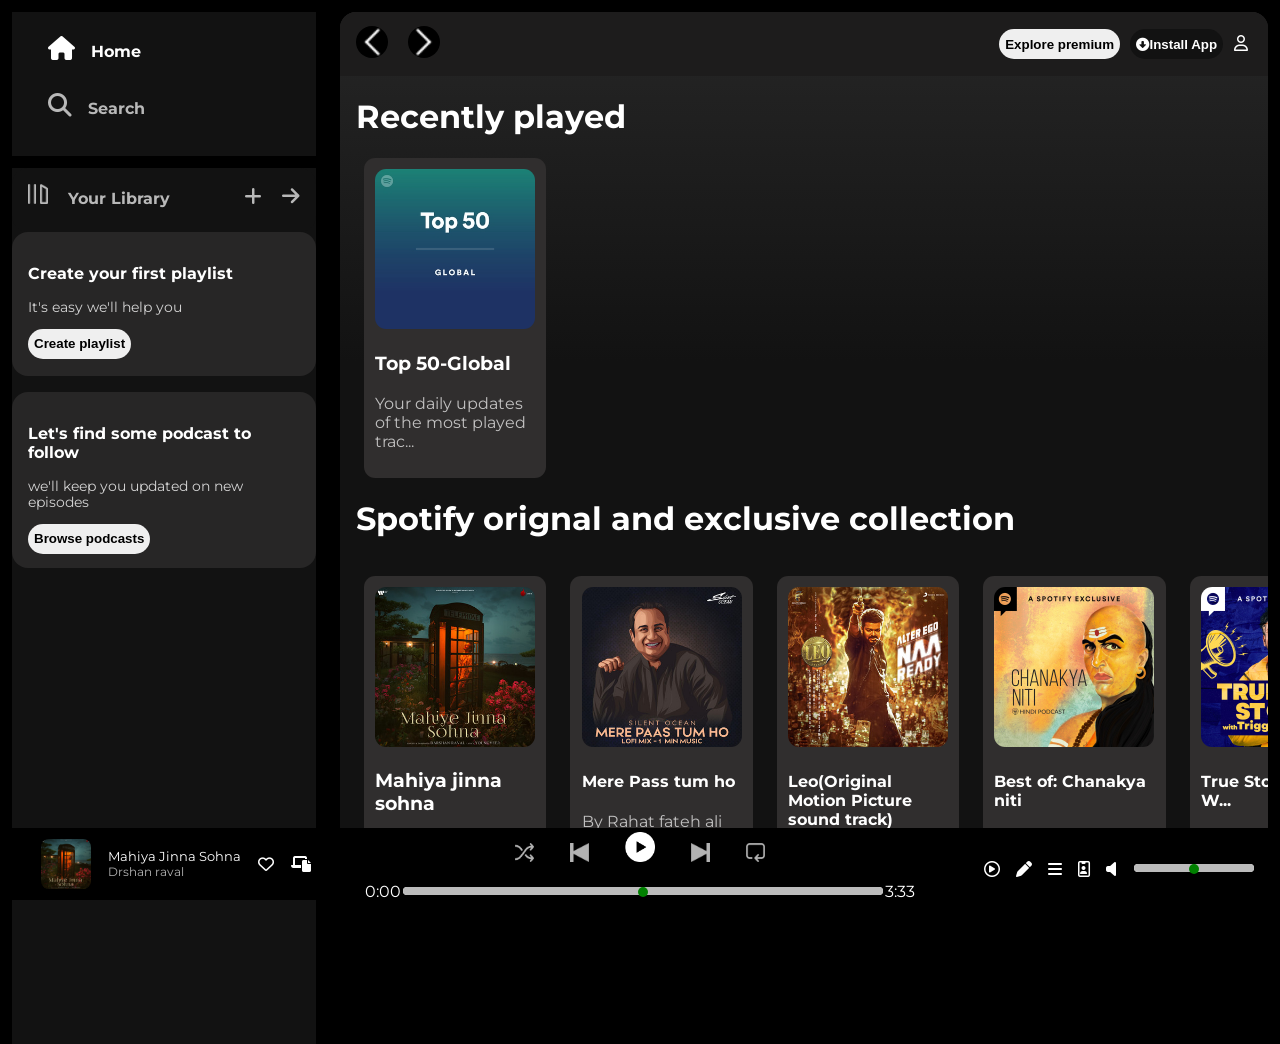
<file: index.html>
<!DOCTYPE html>
<html lang="en">
<head>
    <meta charset="UTF-8">
    <meta name="viewport" content="width=device-width, initial-scale=1.0">
    <link rel="icon" href="logo.png">
    <title>Spotify-Web Player:Music for everyone</title>
    <link rel="stylesheet" href="https://cdnjs.cloudflare.com/ajax/libs/font-awesome/6.7.2/css/all.min.css" integrity="sha512-Evv84Mr4kqVGRNSgIGL/F/aIDqQb7xQ2vcrdIwxfjThSH8CSR7PBEakCr51Ck+w+/U6swU2Im1vVX0SVk9ABhg==" crossorigin="anonymous" referrerpolicy="no-referrer" />
     <link rel="stylesheet" href="style.css">
     <link rel="preconnect" href="https://fonts.googleapis.com">
<link rel="preconnect" href="https://fonts.gstatic.com" crossorigin>
<link href="https://fonts.googleapis.com/css2?family=Montserrat:ital,wght@0,100..900;1,100..900&display=swap" rel="stylesheet">
</head>
<body>

    <div class="sidebar">
        <div class="nav">
            <div class="nav-options" style="opacity: 1;">
                <i class="fa-solid fa-house"></i>
                <a href="#">Home</a>
            </div>
            <div class="nav-options">
                <i class="fa-solid fa-magnifying-glass"></i>
                <a href="#">Search</a>
            </div>
        </div>
        <div class="library">
            <div class="icon">
                <div class="lab-icon">
        <div class="lab">
             <img src="library_icon.png" alt="..">
             <a href="#">Your Library</a>
        </div>
            <div class="pluse">
             <i class="fa-solid fa-plus" id="pluse"></i>
             <i class="fa-solid fa-arrow-right"></i>
            </div>
                </div>
           </div>
           <div class="section">
            <div class="text">
            <p class="para1"> Create your first playlist</p>
            <p class="para2">It's easy we'll help you</p>
            <button class="badge">Create playlist</button>
        </div>
           </div>
           <div class="section box">
            <div class="text">
            <p class="para1"> Let's find some podcast to follow</p>
            <p class="para2">we'll keep you updated on new episodes</p>
            <button class="badge">Browse podcasts</button>
            </div>
           </div>
        </div>
    </div>
    <div class="main">
      <div class="header">
        <div class="arrow">
            <img src="backward_icon copy.png" alt="...">
            <img src="forward_icon.png" alt="..." class="for">
        </div>
        <div class="but">
            <button class="badge head explore">Explore premium</button>
            <button class="badge head" style="color: white; background-color: #121212;"><i class="fa-solid fa-circle-down"></i>Install App</button>
            <i class="fa-regular fa-user profile"></i>
        </div>
      </div>
      <h1 style="margin-left: 1rem;">Recently played</h1>
      <div class="cards">
        <img src="card1img.jpeg" alt="...">
        <h3 class="title">Top 50-Global</h3>
        <p class="dis">Your daily updates of the most played trac...</p>
      </div>
      <h1 style="margin-left: 1rem;">Spotify orignal and exclusive collection</h1>
    <div class="new">
      <div class="content">
    <div class="cards">
        <img src="card2img.jpeg" alt="...">
        <h3 class="title">Mahiya jinna sohna</h3>
        <p class="dis">2023.Darshan Raval</p>
      </div>
      <div class="cards">
        <img src="card3img.jpeg" alt="...">
        <h4 class="title">Mere  Pass tum ho</h4>
        <p class="dis"> By Rahat fateh ali</p>
      </div>
      <div class="cards">
        <img src="card4img.jpeg" alt="...">
        <h4 class="title">Leo(Original Motion Picture sound track)</h4>
        <p class="dis">2023.Anirudh Ravichander</p>
      </div>
      <div class="cards">
        <img src="card7.jpeg" alt="...">
        <h4 class="title">Best of: Chanakya niti</h4>
        <p class="dis">By Spotify</p>
      </div>
      <div class="cards">
        <img src="card8.jpeg" alt="...">
        <h4 class="title">True Story Bro! W...</h4>
        <p class="dis">Spotify</p>
      </div>
      <div class="cards">
        <img src="card9.jpeg" alt="...">
        <h3 class="title">Arjit Singh</h3>
        <p class="dis">Spotify</p>
      </div>
      <div class="cards">
        <img src="card10.jpeg" alt="...">
        <h3 class="title">10s Romance Tamil</h3>
        <p class="dis">by Spotify</p>
      </div>
    </div>
    <div class="content">
      <div class="cards">
        <img src="card5img.jpeg" alt="...">
        <h4 class="title">Top Songs-Global</h4>
        <p class="dis">By Spotify</p>
      </div>
      <div class="cards">
        <img src="card6img.jpeg" alt="...">
        <h4 class="title">Top Songs-India</h4>
        <p class="dis">By Spotify</p>
      </div>
      <div class="cards">
        <img src="card1img.jpeg" alt="...">
        <h4 class="title">Top 50-Global</h4>
        <p class="dis">By Spotify</p>
      </div>
    </div>
  </div>
    <div class="footer">
       <div class="hr"></div>
    </div>
</div>

<div class="player">
  <div class="song-info">
    <img src="card2img.jpeg" alt="..">
    <div class="name">
    <p class="song-name">Mahiya Jinna Sohna</p>
    <p class="artist">Drshan raval</p>
  </div>
    <i class="fa-regular fa-heart"></i>
    <i class="fa-solid fa-laptop-file"></i>
  </div>
  <div class="play-bar">
    <div class="controls">
      <img src="player_icon1.png" alt=".." class="player-icon">
      <img src="player_icon2.png" alt=".." class="player-icon">
      <img src="player_icon3.png" alt=".." class="player-icon play" style="width: 30px; height: 30px;opacity: 1;">
      <img src="player_icon4.png" alt=".." class="player-icon">
      <img src="player_icon5.png" alt=".." class="player-icon">
    </div>
    <div class="rang">
      <p>0:00</p>
      <input type="range" min="0" max="100" class="progress-bar">
      <p>3:33</p>
    </div>
  </div>
  <div class="info">
    <i class="fa-regular fa-circle-play"></i>
    <i class="fa-solid fa-pen"></i>
    <i class="fa-solid fa-bars"></i>
    <i class="fa-regular fa-id-badge"></i>
    <i class="fa-solid fa-volume-off"></i>
    <div class="rang">
      <input type="range" min="0" max="100" class="progress-bar" style="width: 120px;">
    </div>
  </div>
</div>
</body>
</html>
</file>
<file: style.css>
body{
    margin: 0px;
    padding: 0px;
    overflow: hidden;
    display: flex;
    height: 100vh;
    background-color: black;
    font-family: "Montserrat", serif;
    color: white;
}
.sidebar{
    background-color: black;
    width: 19rem;
    border-radius: 1rem;
    margin: 0.75rem ;
    }
.main{
    background-image: linear-gradient(to bottom,rgb(38, 38, 38) ,#121212 40%);
    flex:1;
    border-radius: 1rem;
    margin: 0.75rem;
    overflow: auto;
}
.player{
    background-color: black;
    position: fixed;
    bottom: 0px;
    width: 100%;
    height: 72px;
}
.nav{
    background-color: #121212;
    height: 8rem;
    padding: 0.5rem 1.25rem;
    margin-bottom: 0.75rem;
}
a{
    color: white;
    text-decoration: none;
    font-weight: 700;
}
.nav i{
    color: white;
    font-size: 1.5rem;
}
.nav-options{
    padding: 1rem;
    opacity: 0.7;
}
.nav-options i{
    margin-right: 0.75rem;
}
.nav-options:hover{
    opacity: 1;
}
.library{
    background-color: #121212;
    height: 100%;
}
.icon{
    width: 100%;
    height: 4rem;
    background-color:#121212;
    border-radius: 1rem;
}
.lab-icon{
    display: flex;
    align-items: center;
    justify-content: space-between;
    padding: 1rem;
}
.lab{
    opacity: 0.7;
}
.lab:hover{
    opacity: 1;
}
.library i{
    color: white;
    font-size: 1.25rem;
    border-radius: 1rem;
}
.lab img{
    width: 20px;
    height: 20px;
    margin-right: 1rem;
}
.lab a{
    font-weight: 700;
}
.lab:hover{
    opacity: 1;
}
.pluse{
    opacity: 0.7;
}
#pluse{
    margin-right: 1rem;
}
.section{
    width: 100%;
    height:9rem;
    background-color: rgb(39, 38, 38);
    border-radius: 1rem;
}
.para1{
    font-weight: 700;
}
.para2{
    font-size: 0.85rem;
    opacity: 0.8;
}
.text{
    padding: 1rem;
}
.badge{
    border: none;
    border-radius: 100px;
    font-weight: 700;
    height: 30px;
    width: fit-content;
}
.box{
    height: 11rem;
    margin-top: 1rem;
}
@media (max-width:1000px){
    .badge{
        font-weight: 100;
    }
    .section{
        overflow: scroll;
        margin-top: 30px;
    }
    .explore{
        display: none;
    }
    .for{
        display: none;
    }
}
@media (max-width:330px){
    .sidebar{
        z-index: -1;
    }
}
.header{
width: 100%;
height: 4rem;
display: flex;
flex-direction: row;
justify-content: space-between;
align-items: center;
position: sticky;
background-color: #1d1c1c;
z-index: 1;
top: 0px;
}
.header img{
    width: 2rem;
    height: 2rem;
    border-radius: 50%;
    background-color: black;
    margin-left: 1rem;
}
.but{
    margin-right:0.8rem;
    width: 16rem;
}
.head{
    margin-right:.4rem;
}
.cards img{
    width: 10rem;
    border-radius: 0.7rem;
}
.cards{
    width: 10rem;
    border-radius: 0.7rem;
    background-color: #302e2e;
    padding: 0.7rem;
    margin-left: 1.5rem;
    margin-top: 1rem;
}
.dis{
    opacity: 0.7;
}
.new{
    width: 100%;
    display: flex;
    flex-direction: row;
    flex-wrap: wrap;
}
.footer{
    width: 100%;
    height: 300px;
    display: flex;
    align-items: center;
    justify-content: center;
}
.hr{
    width: 80%;
    border-bottom:1px solid gray;
}
.content{
    display: flex;
    flex-direction: row;
    overflow: scroll;
    width: 100%;
    height: 330px;
}
.player{
    display: flex;
    flex-direction: row;
}
.song-info{
    width: 25%;
    display: flex;
    flex-direction: row;
    align-items: center;
    justify-content: center;
    justify-content: space-around;
}
.song-info img{
    width: 50px;
    height: 50px;
    margin-left: 2rem;
    border-radius: 0.5rem;
}
.play-bar{
    width: 50%;
}
.info{
    width: 25%;
}
.song-name{
     margin: 0px;
     font-size: 0.8rem;
}
.artist{
   margin: 0px;
   font-size: 0.75rem;
   opacity: 0.7;
}
.play-bar{
    display: flex;
    flex-direction: column;
    justify-content: center;
    align-items: center;
    margin-top: 2rem;
}
.controls img{
    width: 1.2rem;
    height: 1.2rem;
}
.play{
    opacity: 1;
}
.rang{
    display: flex;
    flex-direction: row;
    margin-bottom: 0.7rem;
}
.player-icon{
    margin: 0rem 1rem;
    opacity: 0.7;
}
.progress-bar{
 appearance: none;
    width: 30rem;
    height: 0.5rem;
    margin-top: 1.3rem;
    border-radius: 2rem;
    cursor: pointer;
}
.progress-bar::-webkit-slider-runnable-track{
    -webkit-appearance: none;
    background-color: #bbb;
    height: 0.5rem;
    border-radius: 2rem;
}
.progress-bar::-webkit-slider-thumb{
    appearance: none;
    height: 10px;
    width: 10px;
    background-color:green;
    border-radius: 50%;
}
.info{
    color: white;
    display: flex;
    justify-content: center;
    align-items: center;
}
.info i{
    color: white;
    margin-right: 1rem;
    margin-top: 0.6rem;

}
@media(max-width:900px){
    .song-info{
        display: none;
    }
    .info{
        display: none;
    }
    .rang{
        margin-left: 20%;
    }
}
</file>
